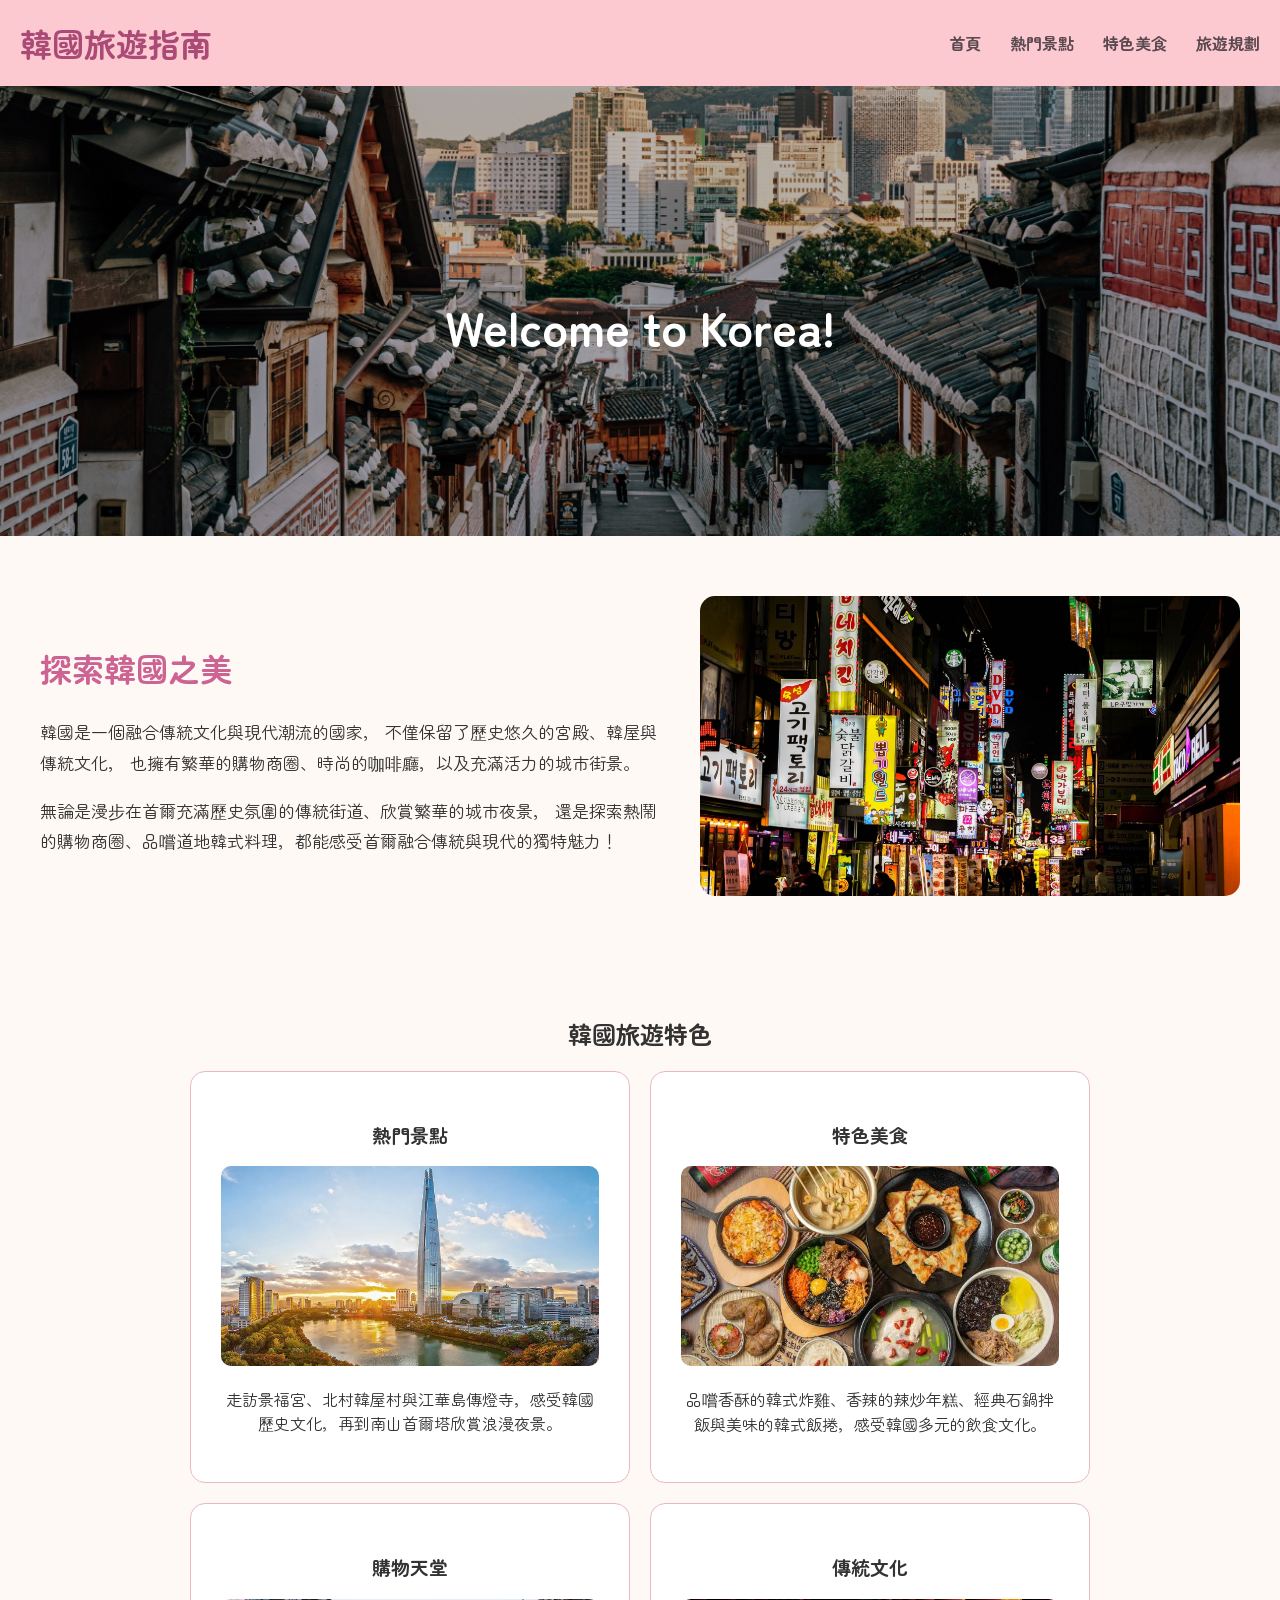
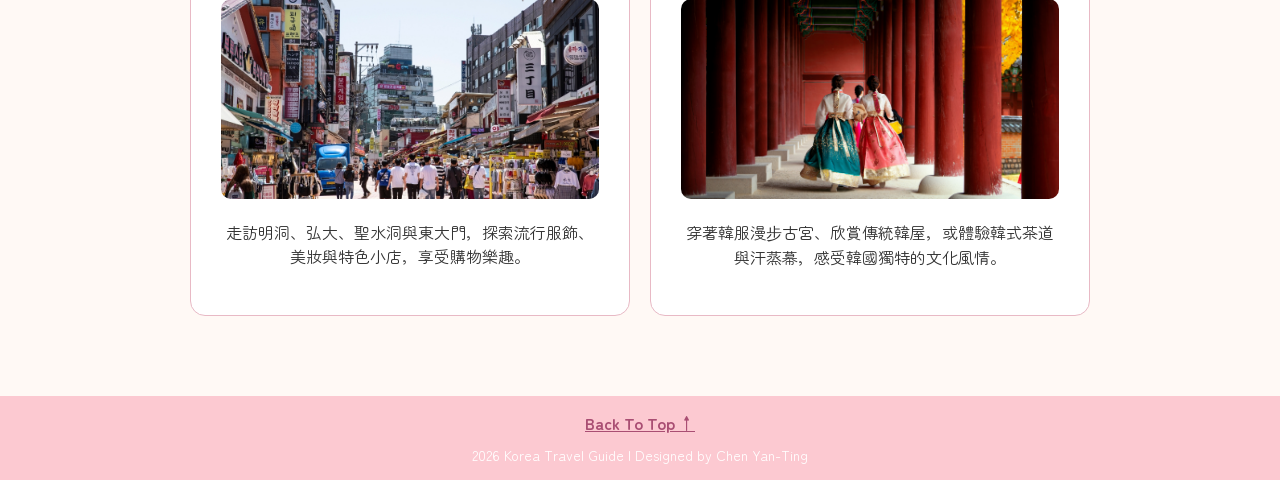
<file: index.html>
<!DOCTYPE html>
<html lang="zh-TW">

<head>
    <meta charset="UTF-8">
    <meta name="viewport" content="width=device-width, initial-scale=1.0"> <!--設定網頁比例-->
    <title>韓國旅遊指南</title>
    <link rel="stylesheet" href="css/style.css"> <!--連結CSS-->
</head>

<body id="top">
    <!--導覽列-->
    <header>
        <h1>韓國旅遊指南</h1>

        <nav>
            <a href="index.html">首頁</a>
            <a href="attractions.html">熱門景點</a>
            <a href="food.html">特色美食</a>
            <a href="planner.html">旅遊規劃</a>
        </nav>
    </header>

    <div class="banner">
        <h2>Welcome to Korea!</h2>
    </div>

    <main>
        <section class="hero">
            <div class="hero-text">
                <h2>探索韓國之美</h2>

                <p>
                    韓國是一個融合傳統文化與現代潮流的國家，
                    不僅保留了歷史悠久的宮殿、韓屋與傳統文化，
                    也擁有繁華的購物商圈、時尚的咖啡廳，以及充滿活力的城市街景。
                </p>

                <p>
                    無論是漫步在首爾充滿歷史氛圍的傳統街道、欣賞繁華的城市夜景，
                    還是探索熱鬧的購物商圈、品嚐道地韓式料理，都能感受首爾融合傳統與現代的獨特魅力！
                </p>
            </div>

            <img src="images/korea.jpg" alt="韓國街景">
        </section>

        <section class="features">
            <h2>韓國旅遊特色</h2>

            <div class="grid-container">

                <!-- 熱門景點 -->
                <div class="grid-item">
                    <a href="attractions.html">
                        <h3>熱門景點</h3>
                        <img src="images/attractions-home.jpg" alt="韓國熱門景點">
                        <p>走訪景福宮、北村韓屋村與江華島傳燈寺，感受韓國歷史文化，再到南山首爾塔欣賞浪漫夜景。</p>
                    </a>
                </div>

                <!-- 特色美食 -->
                <div class="grid-item">
                    <a href="food.html">
                        <h3>特色美食</h3>
                        <img src="images/food-home.jpg" alt="韓國特色美食">
                        <p>品嚐香酥的韓式炸雞、香辣的辣炒年糕、經典石鍋拌飯與美味的韓式飯捲，感受韓國多元的飲食文化。</p>
                    </a>
                </div>

                <!-- 購物天堂 -->
                <div class="grid-item">
                    <h3>購物天堂</h3>
                    <img src="images/shopping.jpg" alt="韓國購物商圈">
                    <p>走訪明洞、弘大、聖水洞與東大門，探索流行服飾、美妝與特色小店，享受購物樂趣。</p>
                </div>

                <!-- 傳統文化 -->
                <div class="grid-item">
                    <h3>傳統文化</h3>
                    <img src="images/culture.jpeg" alt="韓國傳統文化">
                    <p>穿著韓服漫步古宮、欣賞傳統韓屋，或體驗韓式茶道與汗蒸幕，感受韓國獨特的文化風情。</p>
                </div>
            </div>
        </section>
    </main>

    <footer>
        <a href="#top" class="back-to-top">Back To Top ↑</a>
        <p>2026 Korea Travel Guide | Designed by Chen Yan-Ting</p>
    </footer>

</body>

</html>
</file>
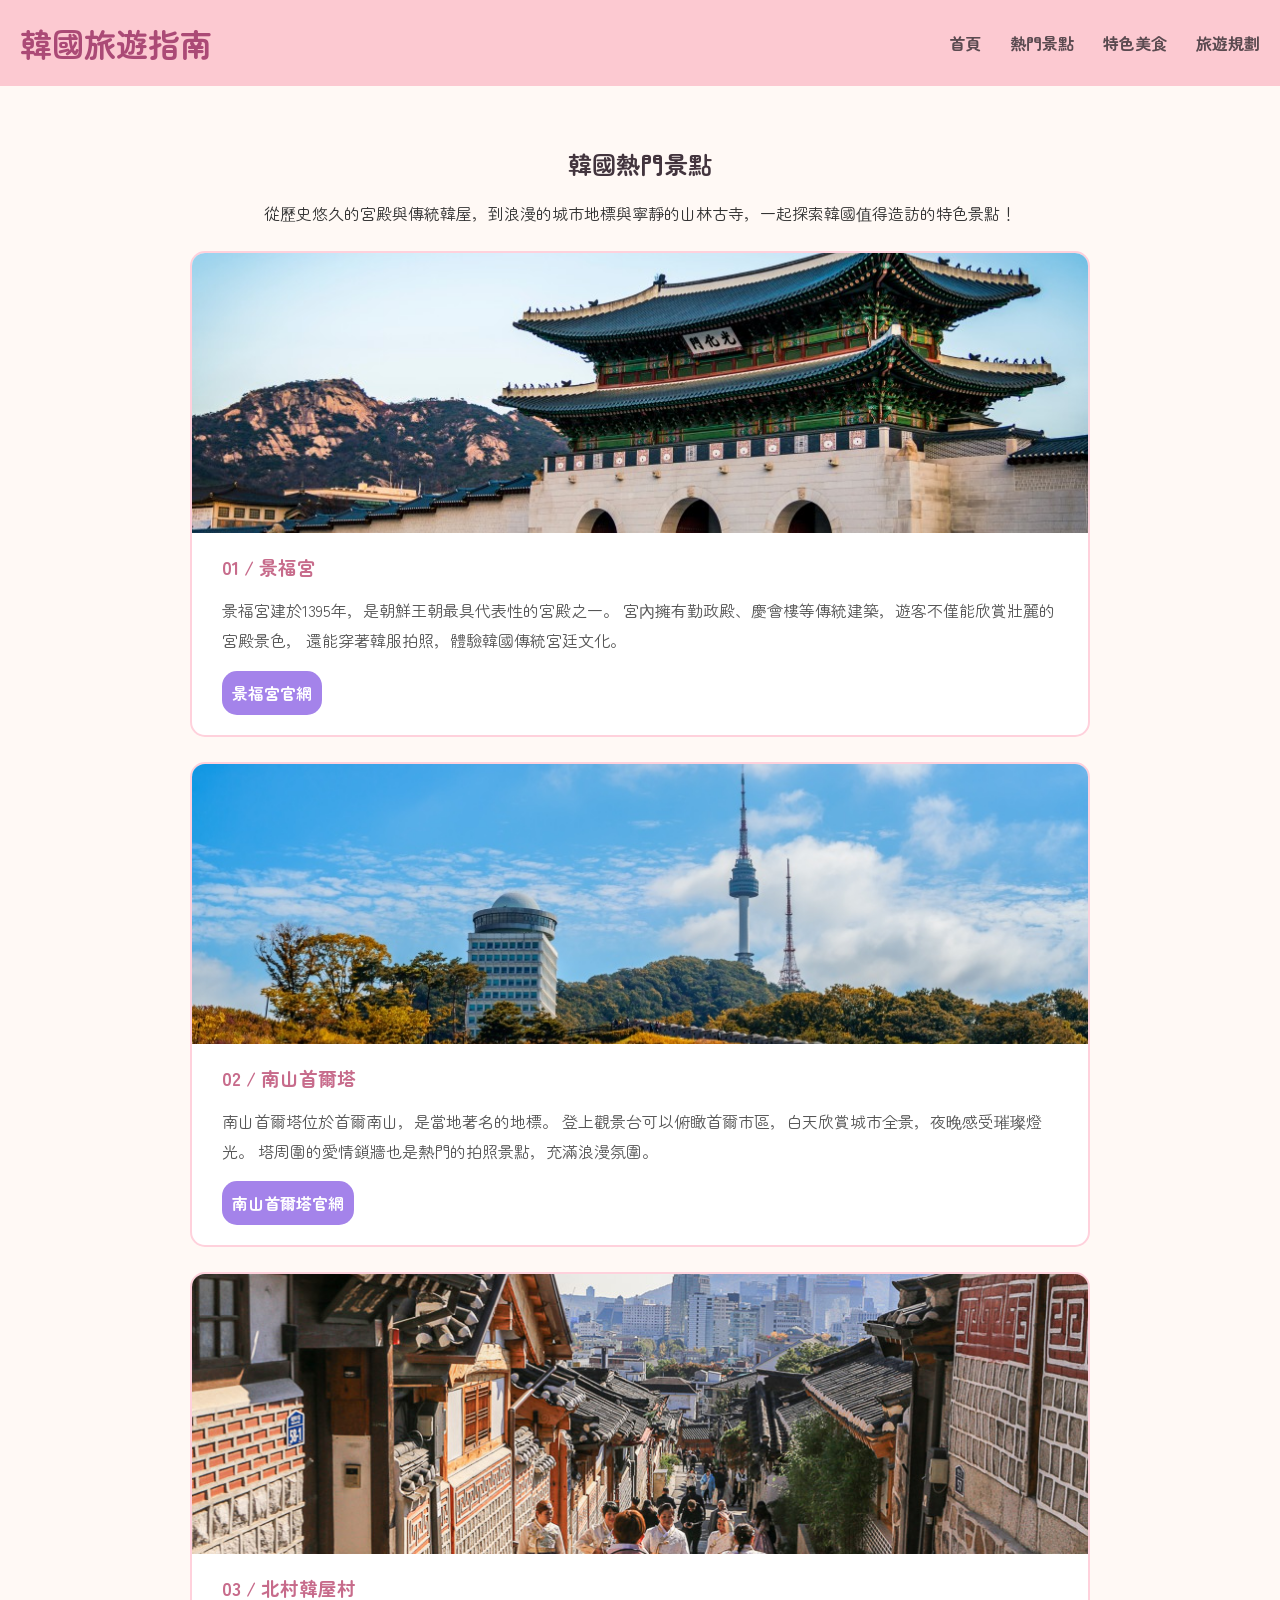
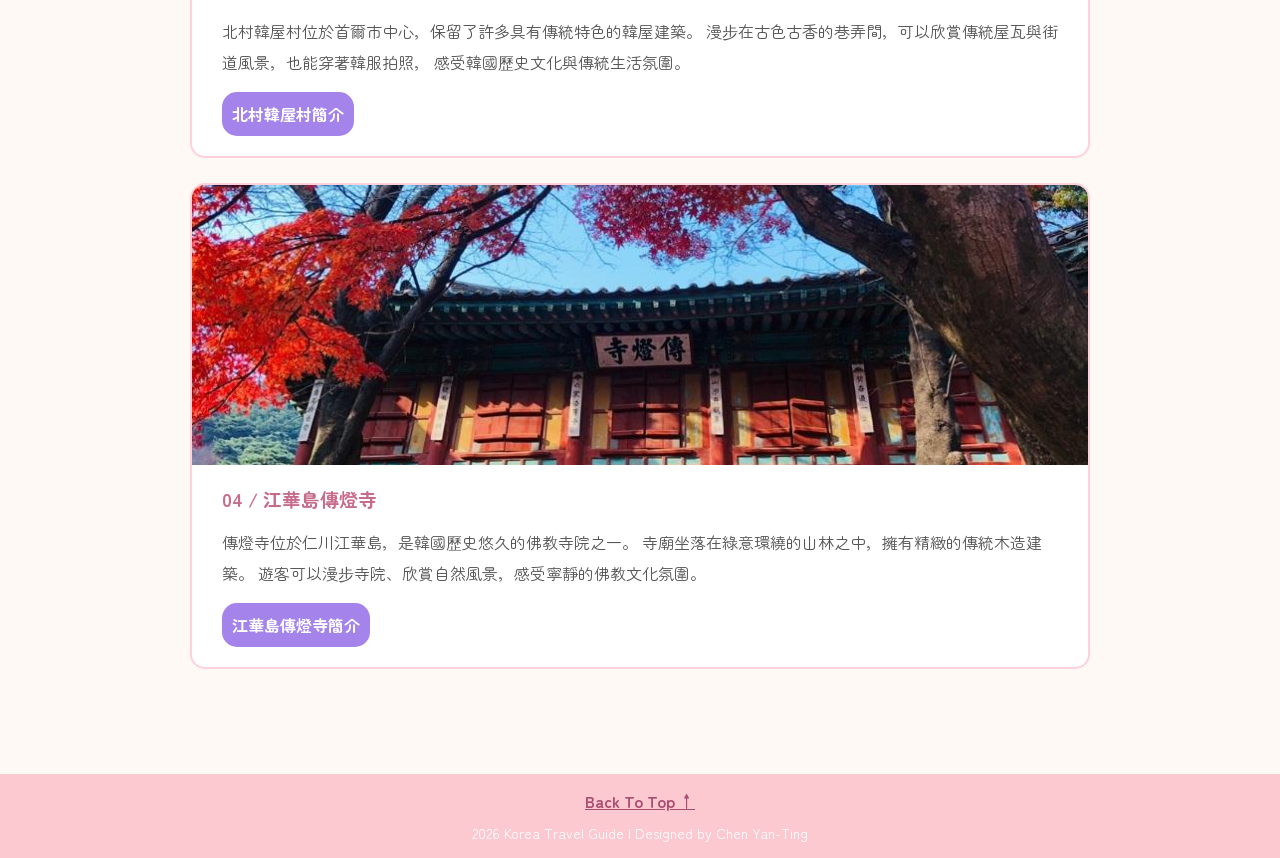
<file: attractions.html>
<!DOCTYPE html>
<html lang="zh-TW">

<head>
    <meta charset="UTF-8">
    <meta name="viewport" content="width=device-width, initial-scale=1.0">
    <title>熱門景點｜韓國旅遊指南</title>
    <link rel="stylesheet" href="css/style.css">
</head>

<body id="top">

    <header>
        <h1>韓國旅遊指南</h1>
        <nav>
            <a href="index.html">首頁</a>
            <a href="attractions.html">熱門景點</a>
            <a href="food.html">特色美食</a>
            <a href="planner.html">旅遊規劃</a>
        </nav>
    </header>

    <main>
        <section class="attractions">
            <h2>韓國熱門景點</h2>
            <p>從歷史悠久的宮殿與傳統韓屋，到浪漫的城市地標與寧靜的山林古寺，一起探索韓國值得造訪的特色景點！</p>

            <div class="attractions-card">
                <div class="attractions-image">
                    <img src="images/gyeongbokgung.jpg" alt="韓國景福宮">

                    <div class="attractions-overlay">
                        <p>首爾特別市鐘路區社稷路 161</p>
                    </div>
                </div>

                <div class="attractions-info">
                    <h3>01 / 景福宮</h3>
                    <p>
                        景福宮建於1395年，是朝鮮王朝最具代表性的宮殿之一。
                        宮內擁有勤政殿、慶會樓等傳統建築，遊客不僅能欣賞壯麗的宮殿景色，
                        還能穿著韓服拍照，體驗韓國傳統宮廷文化。
                    </p>

                    <a href="https://royal.khs.go.kr/ROYAL/contents/menuInfo-gbg.do?grpCode=gbg" target="_blank"
                        class="official-link">景福宮官網</a>
                </div>
            </div>

            <div class="attractions-card">
                <div class="attractions-image">
                    <img src="images/namsan.jpg" alt="南山首爾塔">

                    <div class="attractions-overlay">
                        <p>首爾特別市龍山區南山公園街 105</p>
                    </div>
                </div>

                <div class="attractions-info">
                    <h3>02 / 南山首爾塔</h3>
                    <p>
                        南山首爾塔位於首爾南山，是當地著名的地標。
                        登上觀景台可以俯瞰首爾市區，白天欣賞城市全景，夜晚感受璀璨燈光。
                        塔周圍的愛情鎖牆也是熱門的拍照景點，充滿浪漫氛圍。
                    </p>

                    <a href="https://www.nseoultower.co.kr/eng/" target="_blank" class="official-link">南山首爾塔官網</a>
                </div>
            </div>

            <div class="attractions-card">
                <div class="attractions-image">
                    <img src="images/bukchon.jpg" alt="北村韓屋村">

                    <div class="attractions-overlay">
                        <p>首爾特別市鐘路區桂洞街 37（旅遊資訊中心）</p>
                    </div>
                </div>

                <div class="attractions-info">
                    <h3>03 / 北村韓屋村</h3>
                    <p>
                        北村韓屋村位於首爾市中心，保留了許多具有傳統特色的韓屋建築。
                        漫步在古色古香的巷弄間，可以欣賞傳統屋瓦與街道風景，也能穿著韓服拍照，
                        感受韓國歷史文化與傳統生活氛圍。
                    </p>

                    <a href="https://big5chinese.visitkorea.or.kr/svc/contents/contentsView.do?vcontsId=93550"
                        target="_blank" class="official-link">北村韓屋村簡介</a>
                </div>
            </div>

            <div class="attractions-card">
                <div class="attractions-image">
                    <img src="images/jeondeungsa.jpg" alt="江華島傳燈寺">

                    <div class="attractions-overlay">
                        <p>仁川廣域市江華郡吉祥面傳燈寺路 37-41</p>
                    </div>
                </div>

                <div class="attractions-info">
                    <h3>04 / 江華島傳燈寺</h3>
                    <p>
                        傳燈寺位於仁川江華島，是韓國歷史悠久的佛教寺院之一。
                        寺廟坐落在綠意環繞的山林之中，擁有精緻的傳統木造建築。
                        遊客可以漫步寺院、欣賞自然風景，感受寧靜的佛教文化氛圍。
                    </p>

                    <a href="https://big5chinese.visitkorea.or.kr/svc/contents/contentsView.do?vcontsId=111488"
                        target="_blank" class="official-link">江華島傳燈寺簡介</a>
                </div>
            </div>

        </section>
    </main>

    <footer>
        <a href="#top" class="back-to-top">Back To Top ↑</a>
        <p>2026 Korea Travel Guide | Designed by Chen Yan-Ting</p>
    </footer>

</body>

</html>
</file>
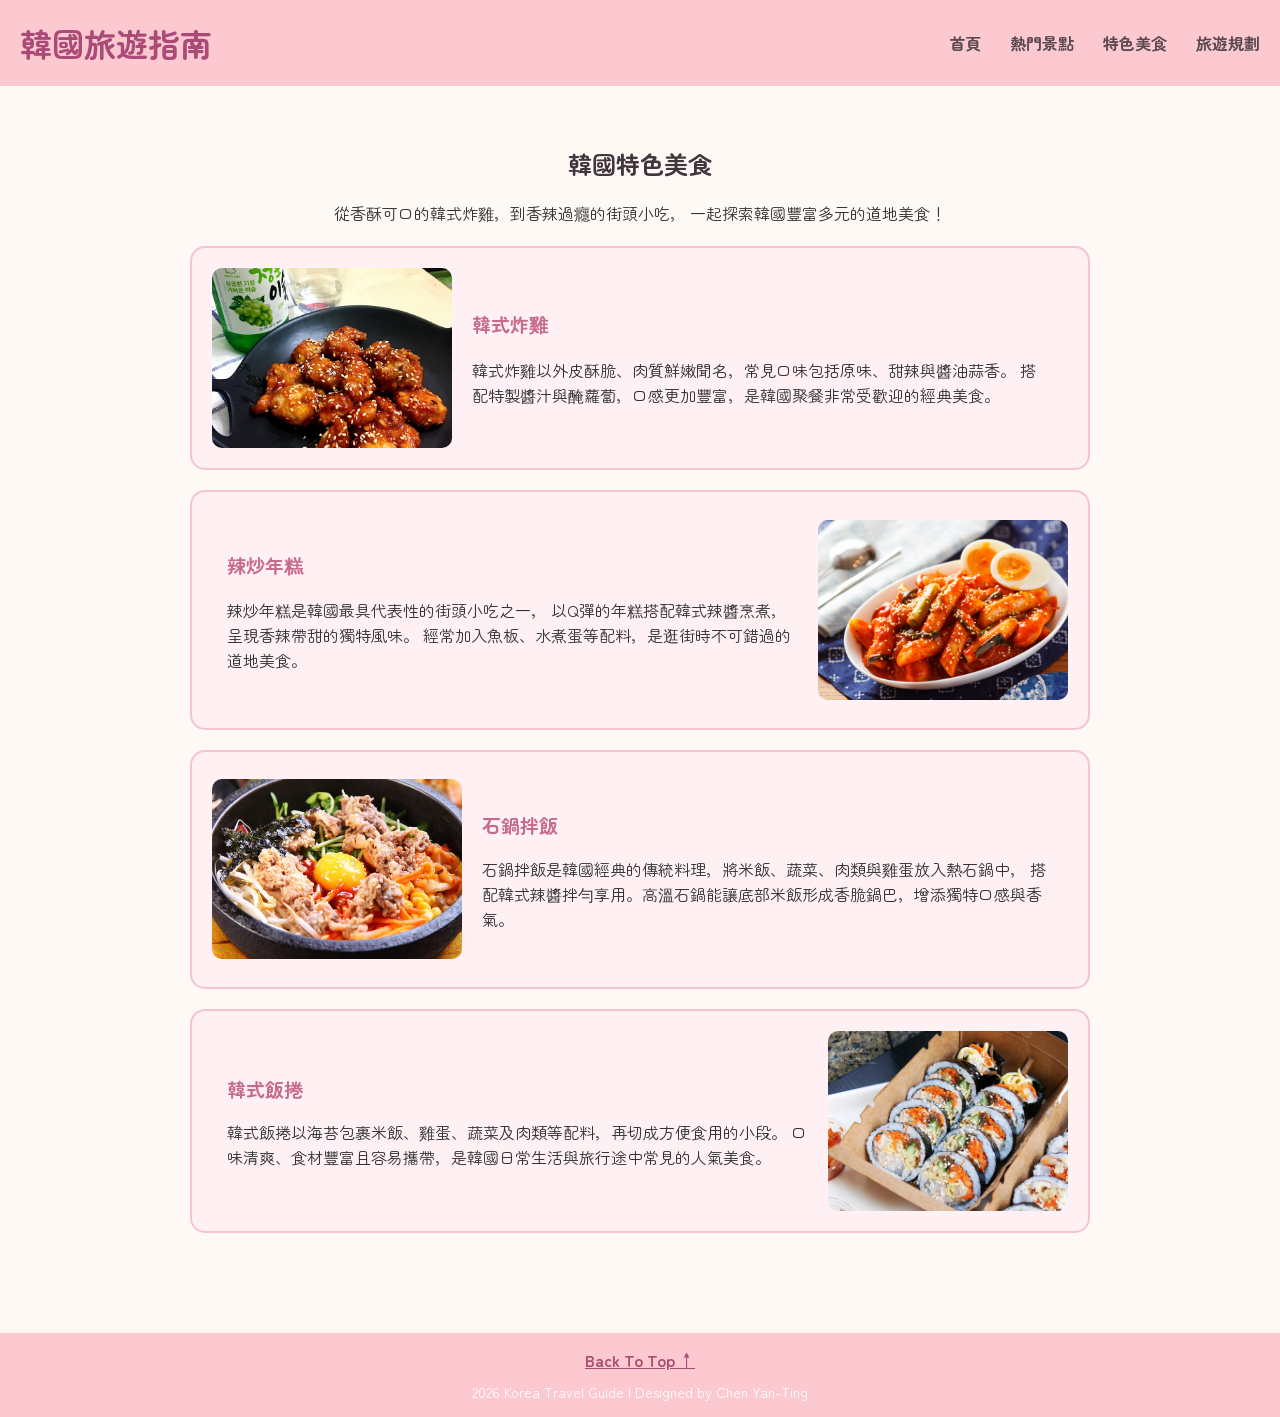
<file: food.html>
<!DOCTYPE html>
<html lang="zh-TW">

<head>
    <meta charset="UTF-8">
    <meta name="viewport" content="width=device-width, initial-scale=1.0">
    <title>特色美食｜韓國旅遊指南</title>
    <link rel="stylesheet" href="css/style.css">
</head>

<body id="top">

    <header>
        <h1>韓國旅遊指南</h1>
        <nav>
            <a href="index.html">首頁</a>
            <a href="attractions.html">熱門景點</a>
            <a href="food.html">特色美食</a>
            <a href="planner.html">旅遊規劃</a>
        </nav>
    </header>

    <main>
        <section class="food">
            <h2>韓國特色美食</h2>
            <p>從香酥可口的韓式炸雞，到香辣過癮的街頭小吃，
                一起探索韓國豐富多元的道地美食！</p>

            <div class="food-card">
                <img src="images/chicken.jpg" alt="韓式炸雞">

                <div class="food-info">
                    <h3>韓式炸雞</h3>
                    <p>
                        韓式炸雞以外皮酥脆、肉質鮮嫩聞名，常見口味包括原味、甜辣與醬油蒜香。
                        搭配特製醬汁與醃蘿蔔，口感更加豐富，是韓國聚餐非常受歡迎的經典美食。
                    </p>
                </div>
            </div>

            <div class="food-card">
                <img src="images/tteokbokki.jpg" alt="辣炒年糕">

                <div class="food-info">
                    <h3>辣炒年糕</h3>
                    <p>
                        辣炒年糕是韓國最具代表性的街頭小吃之一，
                        以Q彈的年糕搭配韓式辣醬烹煮，呈現香辣帶甜的獨特風味。
                        經常加入魚板、水煮蛋等配料，是逛街時不可錯過的道地美食。
                    </p>
                </div>
            </div>

            <div class="food-card">
                <img src="images/bibimbap.jpg" alt="石鍋拌飯">

                <div class="food-info">
                    <h3>石鍋拌飯</h3>
                    <p>
                        石鍋拌飯是韓國經典的傳統料理，將米飯、蔬菜、肉類與雞蛋放入熱石鍋中，
                        搭配韓式辣醬拌勻享用。高溫石鍋能讓底部米飯形成香脆鍋巴，增添獨特口感與香氣。
                    </p>
                </div>
            </div>

            <div class="food-card">
                <img src="images/gimbap.jpg" alt="韓式飯捲">

                <div class="food-info">
                    <h3>韓式飯捲</h3>
                    <p>
                        韓式飯捲以海苔包裹米飯、雞蛋、蔬菜及肉類等配料，再切成方便食用的小段。
                        口味清爽、食材豐富且容易攜帶，是韓國日常生活與旅行途中常見的人氣美食。
                    </p>
                </div>
            </div>
        </section>
    </main>

    <footer>
        <a href="#top" class="back-to-top">Back To Top ↑</a>
        <p>2026 Korea Travel Guide | Designed by Chen Yan-Ting</p>
    </footer>

</body>

</html>
</file>
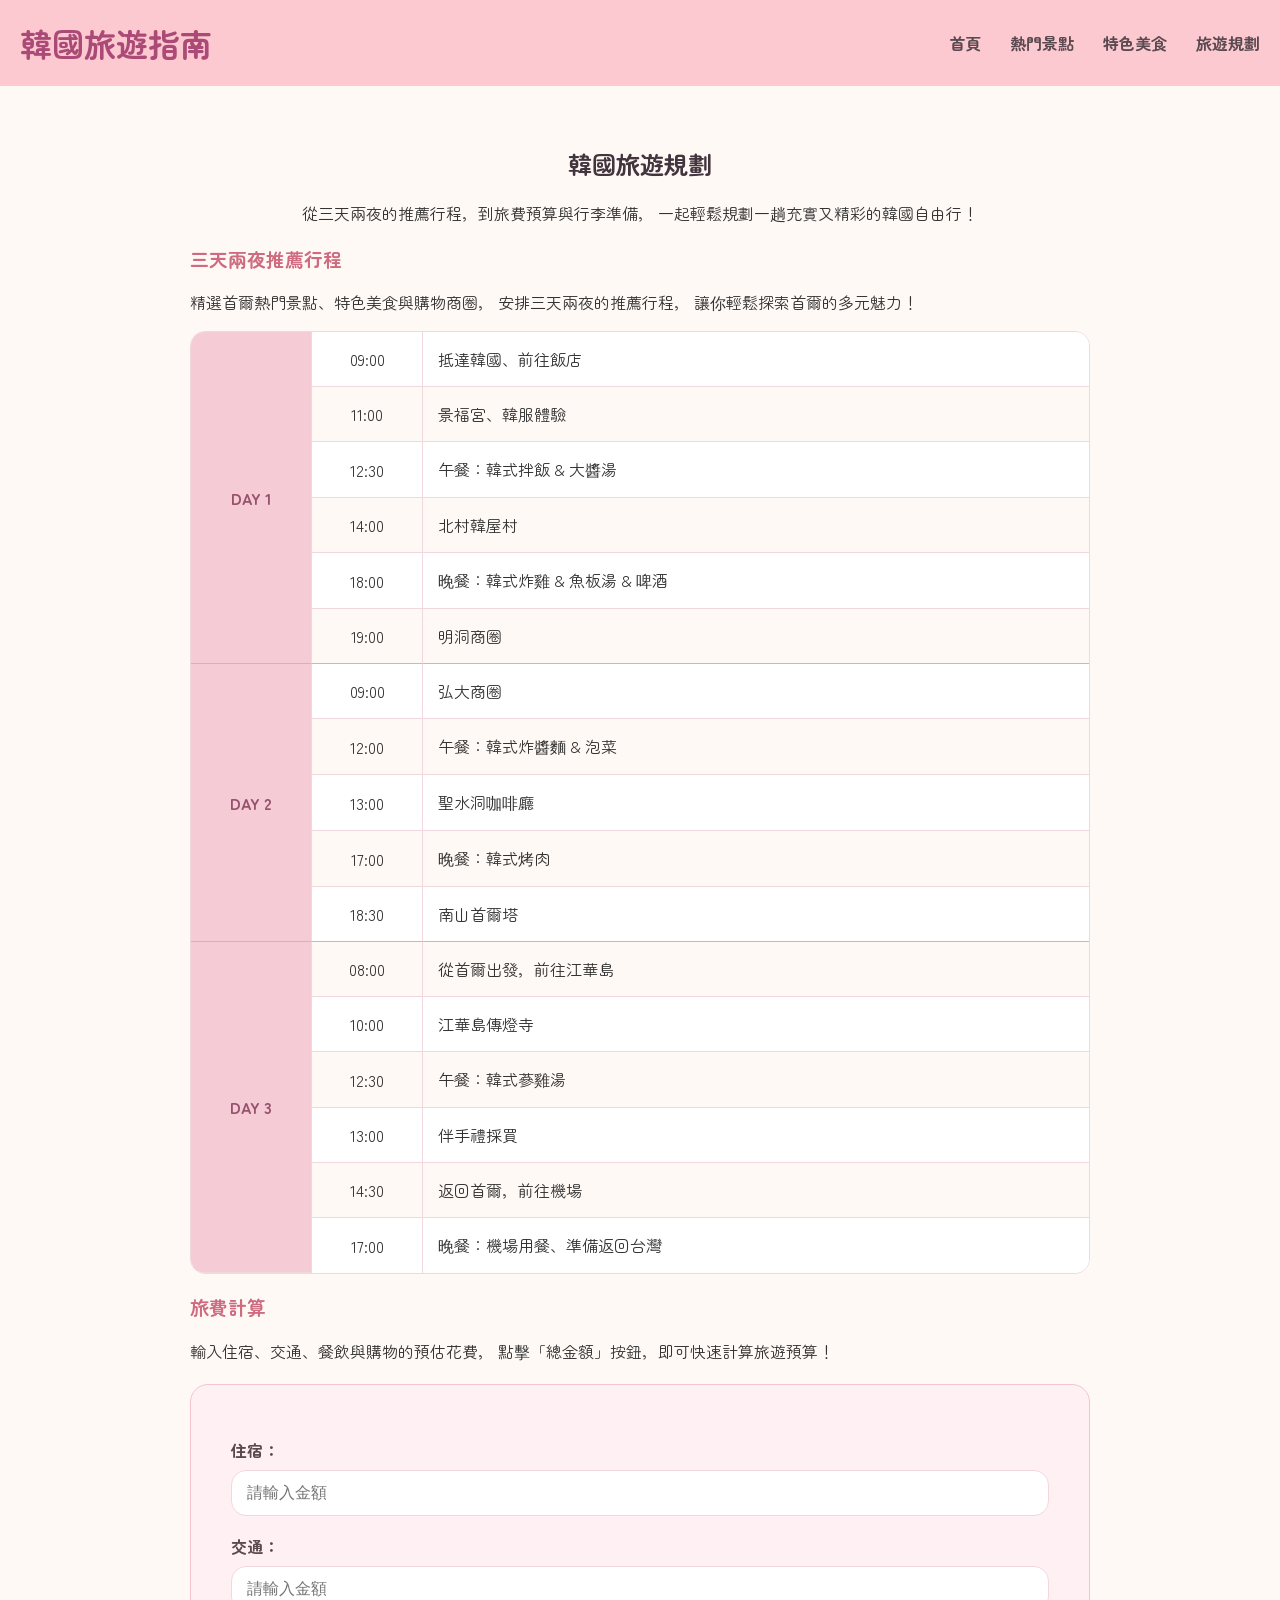
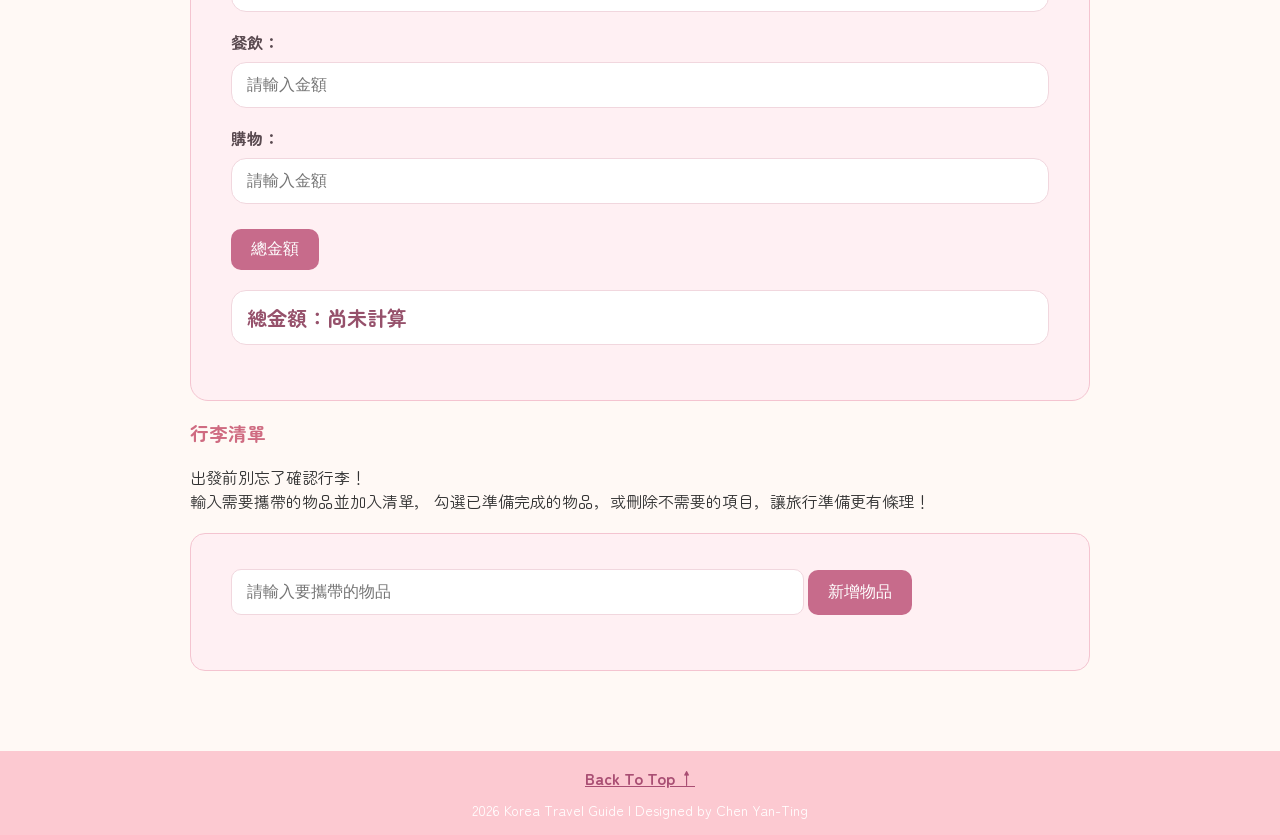
<file: planner.html>
<!DOCTYPE html>
<html lang="zh-TW">

<head>
    <meta charset="UTF-8">
    <meta name="viewport" content="width=device-width, initial-scale=1.0">
    <title>旅遊規劃｜韓國旅遊指南</title>
    <link rel="stylesheet" href="css/style.css">
</head>

<body id="top">

    <header>
        <h1>韓國旅遊指南</h1>
        <nav>
            <a href="index.html">首頁</a>
            <a href="attractions.html">熱門景點</a>
            <a href="food.html">特色美食</a>
            <a href="planner.html">旅遊規劃</a>
        </nav>
    </header>

    <main>
        <section class="planner">
            <h2>韓國旅遊規劃</h2>
            <p>從三天兩夜的推薦行程，到旅費預算與行李準備，
                一起輕鬆規劃一趟充實又精彩的韓國自由行！</p>

            <h3>三天兩夜推薦行程</h3>
            <p>精選首爾熱門景點、特色美食與購物商圈，
                安排三天兩夜的推薦行程，
                讓你輕鬆探索首爾的多元魅力！</p>

            <table>
                <!-- DAY 1 -->
                <tr>
                    <th rowspan="6">DAY 1</th> <!--跨越6列-->
                    <td>09:00</td>
                    <td>抵達韓國、前往飯店</td>
                </tr>
                <tr>
                    <td>11:00</td>
                    <td>景福宮、韓服體驗</td>
                </tr>
                <tr>
                    <td>12:30</td>
                    <td>午餐：韓式拌飯 &amp; 大醬湯</td>
                </tr>
                <tr>
                    <td>14:00</td>
                    <td>北村韓屋村</td>
                </tr>
                <tr>
                    <td>18:00</td>
                    <td>晚餐：韓式炸雞 &amp; 魚板湯 &amp; 啤酒</td>
                </tr>
                <tr>
                    <td>19:00</td>
                    <td>明洞商圈</td>
                </tr>

                <!-- DAY 2 -->
                <tr>
                    <th rowspan="5">DAY 2</th> <!--跨越5列-->
                    <td>09:00</td>
                    <td>弘大商圈</td>
                </tr>
                <tr>
                    <td>12:00</td>
                    <td>午餐：韓式炸醬麵 &amp; 泡菜</td>
                </tr>
                <tr>
                    <td>13:00</td>
                    <td>聖水洞咖啡廳</td>
                </tr>
                <tr>
                    <td>17:00</td>
                    <td>晚餐：韓式烤肉</td>
                </tr>
                <tr>
                    <td>18:30</td>
                    <td>南山首爾塔</td>
                </tr>

                <!-- DAY 3 -->
                <tr>
                    <th rowspan="6">DAY 3</th> <!--跨越6列-->
                    <td>08:00</td>
                    <td>從首爾出發，前往江華島</td>
                </tr>
                <tr>
                    <td>10:00</td>
                    <td>江華島傳燈寺</td>
                </tr>
                <tr>
                    <td>12:30</td>
                    <td>午餐：韓式蔘雞湯</td>
                </tr>
                <tr>
                    <td>13:00</td>
                    <td>伴手禮採買</td>
                </tr>
                <tr>
                    <td>14:30</td>
                    <td>返回首爾，前往機場</td>
                </tr>
                <tr>
                    <td>17:00</td>
                    <td>晚餐：機場用餐、準備返回台灣</td>
                </tr>
            </table>

            <h3>旅費計算</h3>
            <p>輸入住宿、交通、餐飲與購物的預估花費，
                點擊「總金額」按鈕，即可快速計算旅遊預算！</p>

            <div class="budget">
                <!-- <input type="number">：讓使用者輸入數字 -->
                <!-- placeholder：輸入框尚未輸入時顯示提示文字 -->
                <!-- <button>：按鈕 -->
                <!-- <p id="result">：用JavaScript顯示計算結果 -->
                <label>住宿：</label>
                <input type="number" id="hotel" placeholder="請輸入金額">

                <label>交通：</label>
                <input type="number" id="transport" placeholder="請輸入金額">

                <label>餐飲：</label>
                <input type="number" id="food" placeholder="請輸入金額">

                <label>購物：</label>
                <input type="number" id="shopping" placeholder="請輸入金額">

                <button id="calculate">總金額</button>

                <p id="result">總金額：尚未計算</p>
            </div>

            <h3>行李清單</h3>
            <p>出發前別忘了確認行李！<br>
                輸入需要攜帶的物品並加入清單，
                勾選已準備完成的物品，或刪除不需要的項目，讓旅行準備更有條理！</p>

            <div class="packing">
                <input type="text" id="itemInput" placeholder="請輸入要攜帶的物品">

                <button id="addItem">新增物品</button>

                <ul id="packingList"></ul> <!--無序清單-->
            </div>
        </section>
    </main>

    <footer>
        <a href="#top" class="back-to-top">Back To Top ↑</a>
        <p>2026 Korea Travel Guide | Designed by Chen Yan-Ting</p>
    </footer>

    <script src="js/script.js"></script>
</body>

</html>
</file>
<file: css/style.css>
@import url('https://fonts.googleapis.com/css2?family=Zen+Maru+Gothic:wght@400;500;700&display=swap');

body {
    margin: 0; /*外側間距*/
    font-family: 'Zen Maru Gothic', sans-serif;
    background-color: #FFF9F5;
    color: #333333;
}

header {
    background-color: #fcc9d1;
    padding: 20px; /*內側間距*/
    display: flex;
    justify-content: space-between;
    align-items: center;
}

/*大標題*/
header h1 {
    margin: 0;
    color: #ab4a76;
}

/* 右側導覽列 */
nav a {
    color: #5A4A50;
    text-decoration: none; /*移除超連結底線*/
    margin-left: 25px;
    font-weight: bold;
    transition: 0.3s;
}

nav a:hover {
    color: #A94E73;
    text-decoration: underline;
}

/* 首頁滿版照片 */
.banner {
    background-image: linear-gradient( /*在照片上加半透明深色遮罩*/
        rgba(0, 0, 0, 0.25),
        rgba(0, 0, 0, 0.25)
    ), url("../images/banner.jpg");

    background-size: cover; /*照片填滿整個區塊*/
    background-position: center;

    height: 450px;

    display: flex;
    flex-direction: column;
    justify-content: center; /*文字垂直置中*/
    align-items: center; /*文字水平置中*/

    color: white;
    text-align: center;
}

/* 照片中央標題 */
.banner h2 {
    font-size: 48px;
    margin-bottom: 10px;
}

/* 首頁韓國介紹 */
.hero {
    background-color: #FFF9F5;
    padding: 60px 40px;
    display: flex; /*文字與照片左右排列*/
    align-items: center; /*文字與照片垂直置中*/
    gap: 40px;
}

/* 左側介紹文字 */
.hero-text {
    flex: 1;
}

.hero-text p {
    line-height: 1.8;
    font-size: 17px;
}

/* 右側韓國照片 */
.hero img {
    width: 45%;
    height: 300px;
    object-fit: cover;
    border-radius: 15px;
}

.hero h2 {
    font-size: 32px;
    color: #cc6392;
}

/* 旅遊特色 */
.features {
    padding: 40px 20px;
    text-align: center;
}

/* 四宮格 */
.grid-container {
    display: grid; /*排版*/
    grid-template-columns: repeat(2, 1fr); /*建立兩欄,每欄平均分配寬度*/
    gap: 20px;
    max-width: 900px;
    margin: 0 auto;
}

/* 每一格 */
.grid-item {
    background-color: #FFFFFF;
    padding: 30px;
    border-radius: 15px; /*圓角*/
    border: 1.5px solid #E8B9C5; /*粉色邊框*/
}

/* 首頁特色區塊照片 */
.grid-item img {
    width: 100%;
    height: 200px;
    object-fit: cover;
    border-radius: 10px;
}

/* 滑鼠移到格子時 */
.grid-item:hover {
    background-color: #FFF0F3;
}

/* 四宮格內的連結 */
.grid-item a {
    color: #333333;
    text-decoration: none;
    display: block;
}

/* 滑鼠移到連結卡片時 */
.grid-item:has(a) {
    transition: 0.3s;
}

.grid-item:has(a):hover {
    transform: translateY(-5px);
}

/* 頁尾 */
footer {
    background-color: #fcc9d1;
    color: white;
    text-align: center;
    padding: 15px;
    margin-top: 40px;
}

footer p {
    margin: 0;
    font-size: 14px;
}

/* 回到最上方 */
.back-to-top {
    display: inline-block; /*不會自動換行，也可以設定寬高*/
    color: #A94E73;
    font-weight: bold;
    margin-bottom: 10px;
    transition: 0.3s;
}

/* 滑鼠移到文字時 */
.back-to-top:hover {
    color: #C76B8B;
    transform: translateY(-3px); /*文字稍微往上移*/
}

/* 平滑捲動 */
html {
    scroll-behavior: smooth;
}

/* 熱門景點頁面 */
.attractions {
    padding: 40px 20px;
    max-width: 900px; /*最大寬度*/
    margin: 0 auto;
}

.attractions h2 {
    text-align: center;
    color: #43353e;
}

.attractions > p { /*只影響第一層p的文字*/
    text-align: center;
}

/* 景點介紹卡片 */
.attractions-card {
    background-color: #FFFFFF;
    padding: 0;
    margin: 25px 0;
    border-radius: 15px;
    border: 2px solid #FFD1DC;
    overflow: hidden;
}

/* 景點圖片 */
.attractions-card img {
    width: 100%;
    height: 280px;
    object-fit: cover; /*圖片填滿指定區域,維持比例並適當裁切*/
    display: block;
    border-radius: 0;
}

/* 景點圖片容器 */
.attractions-image {
    position: relative; /*讓遮罩以圖片為基準定位*/
    overflow: hidden; /*超出範圍的內容不要顯示*/
}

/* 圖片上的粉色遮罩 */
.attractions-overlay {
    position: absolute; /*覆蓋在圖片上*/
    top: 0;
    left: 0;
    width: 100%;
    height: 100%;

    display: flex;
    justify-content: center; /*水平置中*/
    align-items: center; /*垂直置中*/

    background-color: rgba(90, 45, 65, 0.7); /*半透明玫瑰粉*/
    opacity: 0; /*平常隱藏*/
    transition: opacity 0.3s; /*淡入淡出效果*/
}

/* 遮罩上的地址文字 */
.attractions-overlay p {
    color: white;
    font-size: 20px;
    font-weight: bold;
    text-align: center;
    padding: 15px;
    margin: 0;
}

/* 滑鼠移到照片時顯示遮罩 */
.attractions-image:hover .attractions-overlay {
    opacity: 1;
}

/* 文字區域 */
.attractions-info {
    padding: 20px 30px; /*上下、左右*/
}

.attractions-info h3 {
    color: #C76B8B;
    margin: 0 0 15px;
}

.attractions-info p {
    color: #555555;
    line-height: 1.9;
    margin: 0 0 15px;
}

/* 景點官方網站按鈕 */
.official-link {
    display: inline-block; /*讓連結像按鈕*/
    background-color: #a483ea;
    color: white;
    padding: 10px;
    border-radius: 15px;
    text-decoration: none; /*移除超連結底線*/
    font-weight: bold;
    transition: 0.3s;
}

/* 滑鼠移到按鈕時 */
.official-link:hover {
    transform: translateY(-3px);
}

/* 韓國美食頁面 */
.food {
    padding: 40px 20px;
    max-width: 900px;
    margin: 0 auto;
}

.food h2 {
    text-align: center;
    color: #43353e;
}

.food > p {
    text-align: center;
}

/* 美食卡片 */
.food-card {
    background-color: #FFF0F3;
    padding: 20px;
    margin: 20px 0;
    border-radius: 15px;
    border: 2px solid #F4C4D0;
    display: flex; /*左右排列*/
    align-items: center; /*文字置中對齊(上下)*/
    transition: 0.3s;
}

.food-card h3 {
    color: #C76B8B;
}

.food-card:hover {
    transform: translateY(-3px);
}

/* 美食圖片 */
.food-card img {
    width: 250px;
    height: 180px;
    object-fit: cover;
    border-radius: 10px;
}

/* 第偶數張圖片放右邊 */
.food-card:nth-of-type(even) {
    flex-direction: row-reverse;
}

/* 美食介紹 */
.food-info {
    padding: 20px;
}

/* 偶數張美食卡片的文字靠左 */
.food-card:nth-of-type(even) .food-info {
    margin-right: auto;
    padding-left: 15px;
    text-align: left;
}

/* 旅遊規劃頁面 */
.planner {
    padding: 40px 20px;
    max-width: 900px;
    margin: 0 auto;
}

/* 頁面標題 */
.planner h2 {
    text-align: center;
    color: #43353e;
}

/* 頁面介紹 */
.planner > p {
    text-align: center;
}

/* 行程表標題 */
.planner h3 {
    color: #cf6b81;
}

/* 三個小標題下方的介紹文字 */
.planner h3 + p {
    text-align: left; /*文字靠左對齊*/
}

/* 行程表格 */
.planner table {
    width: 100%;
    border-collapse: separate; /*表格設定圓角*/
    border-spacing: 0; /*移除儲存格之間的空隙*/
    background-color: white;
    border: 1px solid #F1D7DE;
    border-radius: 15px;
    overflow: hidden;
}

/* DAY 1、DAY 2、DAY 3 */
.planner th {
    background-color: #F5CBD5;
    color: #96516B;
    padding: 15px;
    width: 90px;
    border-right: 1px solid #F1D7DE;
    border-bottom: 1px solid #F1D7DE;
    text-align: center;
}

/* 時間與行程 */
.planner td {
    background-color: white;
    padding: 15px;
    border-right: 1px solid #F1D7DE;
    border-bottom: 1px solid #F1D7DE;
    text-align: left;
}

/* 時間欄位 */
.planner td:first-of-type { /*每一列中的第一個<td>*/
    width: 80px;
    text-align: center;
}

/* 偶數列改成奶油白 */
.planner tr:nth-child(even) td {
    background-color: #FFF9F5;
}

/* 最右邊的儲存格不顯示右框線 */
.planner tr td:last-child {
    border-right: none;
}

/* 最後一列不顯示下框線 */
.planner tr:last-child td,
.planner tr:last-child th {
    border-bottom: none;
}

/* DAY 1、DAY 2 左側欄位下方加粗 */
.planner tr:first-child th,
.planner tr:nth-child(7) th {
    border-bottom: 1.5px solid #E8A8B8;
}

/* DAY 1、DAY 2 最後一列的時間與行程下方加粗 */
.planner tr:nth-child(6) td,
.planner tr:nth-child(11) td {
    border-bottom: 1.5px solid #E8A8B8;
}

/* 旅費計算 */
.budget {
    background-color: #FFF0F3;
    padding: 35px 40px;
    border: 1px solid #F4C4D0;
    border-radius: 18px;
    margin-top: 20px;
}

.budget label {
    display: block; /*獨立顯示一行*/
    margin-top: 18px;
    margin-bottom: 8px;
    color: #5A4A50;
    font-weight: bold;
}

.budget input {
    box-sizing: border-box; /*讓寬度包含內距和邊框*/
    width: 100%;
    padding: 13px 15px;
    border: 1px solid #F1D7DE;
    border-radius: 15px;
    background-color: white;
    font-size: 16px;
}

.budget button {
    background-color: #C76B8B;
    color: white;
    border: none; /*移除預設邊框*/
    padding: 10px 20px;
    border-radius: 10px;
    margin-top: 25px;
    cursor: pointer; /*滑鼠移入時顯示手形游標*/
    font-size: 16px;
    transition: 0.3s;
}

.budget button:hover {
    background-color: #A94E73;
}

#result {
    background-color: white;
    color: #96516B;
    font-weight: bold;
    font-size: 20px;
    padding: 12px 15px;
    border: 1px solid #F1D7DE;
    border-radius: 15px;
    margin-top: 20px;

}

/* 旅遊行李清單 */
.packing {
    background-color: #FFF0F3;
    padding: 35px 40px;
    border: 1px solid #F4C4D0;
    border-radius: 15px;
    margin-top: 20px;
}

.packing input {
    box-sizing: border-box; /*讓寬度包含內距和邊框*/
    padding: 13px 15px;
    width: 70%;
    border: 1px solid #F1D7DE;
    border-radius: 10px;
    background-color: white;
    font-size: 16px;
}

.packing button {
    background-color: #C76B8B;
    color: white;
    border: none;
    padding: 12px 20px;
    border-radius: 10px;
    cursor: pointer;
    font-size: 16px;
    transition: 0.3s;
}

.packing button:hover {
    background-color: #A94E73;
}

.packing ul { 
    list-style: none; /*移除預設項目符號*/
    padding-left: 0; /*移除左側預設間距*/
    margin-top: 20px;
}

/*清單中的單一項目*/
.packing li { 
    background-color: white;
    padding: 12px 15px;
    margin-top: 10px;
    border: 1px solid #F1D7DE;
    border-radius: 10px;
    display: flex;
    align-items: center;
    gap: 10px;
}

/* 勾選框 */
.packing li input {
    width: auto;
    accent-color: #C76B8B; /*設定勾選框顏色*/
    cursor: pointer; /*滑鼠移入時顯示手形游標*/
}

/* 物品名稱 */
.packing li span {
    flex: 1;
    color: #5A4A50;
}

/* 刪除按鈕 */
.packing li button {
    background-color: #E8A8B8;
    padding: 8px 12px;
    font-size: 14px;
}

/* 滑鼠移到刪除按鈕時 */
.packing li button:hover {
    background-color: #C76B8B;
}
</file>
